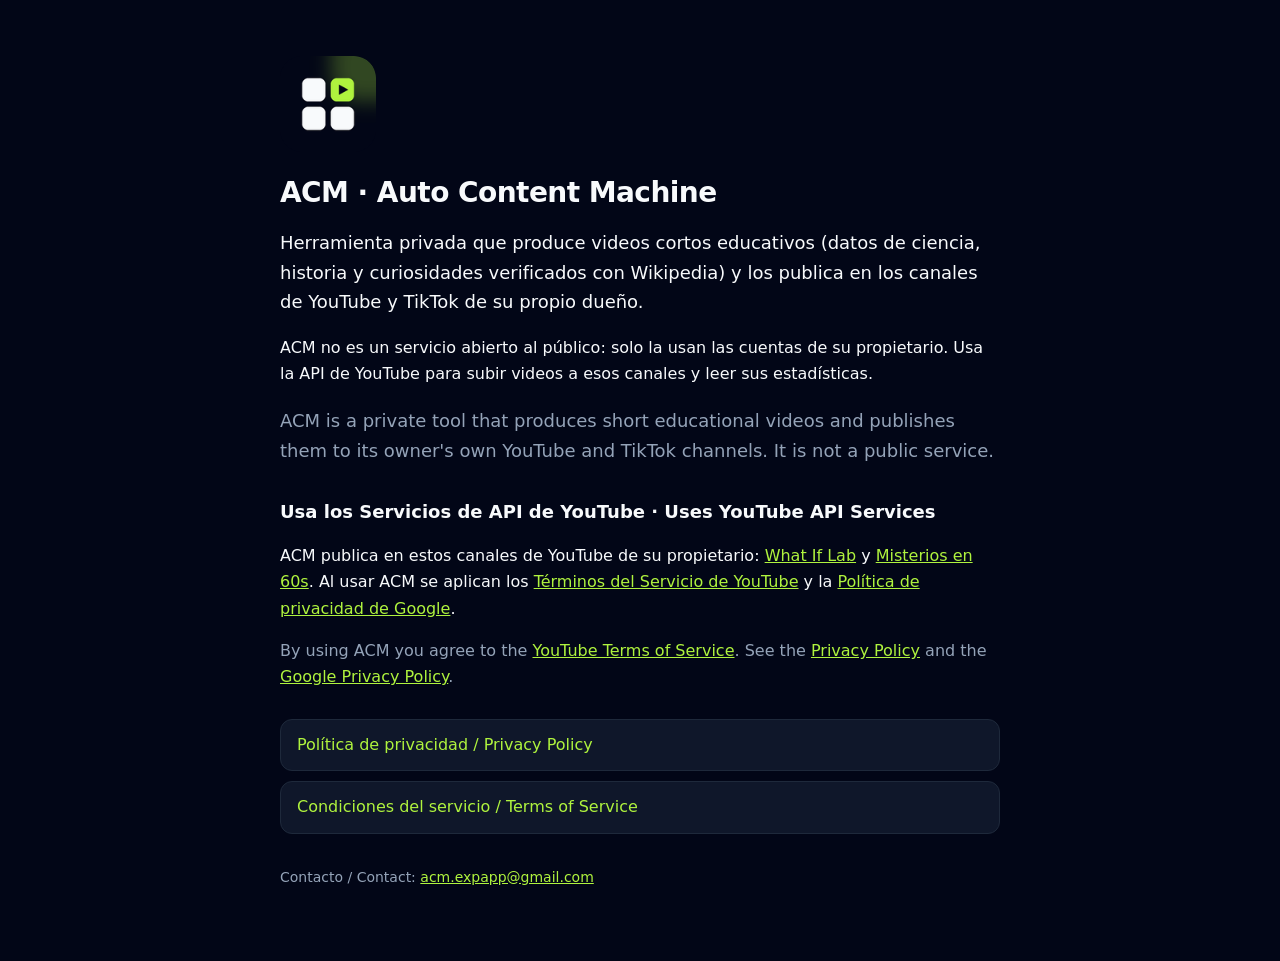
<file: index.html>
<!doctype html>
<html lang="es">
<head>
<meta charset="utf-8">
<meta name="viewport" content="width=device-width, initial-scale=1">
<title>ACM · Auto Content Machine</title>
<link rel="icon" href="logo.png">
<link rel="stylesheet" href="style.css">
</head>
<body>
<main>
  <img src="logo.png" alt="Logo de ACM" width="96" height="96">
  <h1>ACM · Auto Content Machine</h1>
  <p class="lead">Herramienta privada que produce videos cortos educativos (datos de ciencia, historia y curiosidades verificados con Wikipedia) y los publica en los canales de YouTube y TikTok de su propio dueño.</p>
  <p>ACM no es un servicio abierto al público: solo la usan las cuentas de su propietario. Usa la API de YouTube para subir videos a esos canales y leer sus estadísticas.</p>
  <p class="lead en">ACM is a private tool that produces short educational videos and publishes them to its owner's own YouTube and TikTok channels. It is not a public service.</p>
  <h2>Usa los Servicios de API de YouTube · Uses YouTube API Services</h2>
  <p>ACM publica en estos canales de YouTube de su propietario: <a href="https://www.youtube.com/channel/UCtok2T0S_0iPWyxmk1FUJOw">What If Lab</a> y <a href="https://www.youtube.com/channel/UCKcQLafknzvyQjieoH2FO2A">Misterios en 60s</a>. Al usar ACM se aplican los <a href="https://www.youtube.com/t/terms">Términos del Servicio de YouTube</a> y la <a href="https://policies.google.com/privacy">Política de privacidad de Google</a>.</p>
  <p class="en">By using ACM you agree to the <a href="https://www.youtube.com/t/terms">YouTube Terms of Service</a>. See the <a href="privacy.html">Privacy Policy</a> and the <a href="https://policies.google.com/privacy">Google Privacy Policy</a>.</p>
  <nav>
    <a href="privacy.html">Política de privacidad / Privacy Policy</a>
    <a href="terms.html">Condiciones del servicio / Terms of Service</a>
  </nav>
  <footer>Contacto / Contact: <a href="mailto:acm.expapp@gmail.com">acm.expapp@gmail.com</a></footer>
</main>
</body>
</html>
</file>
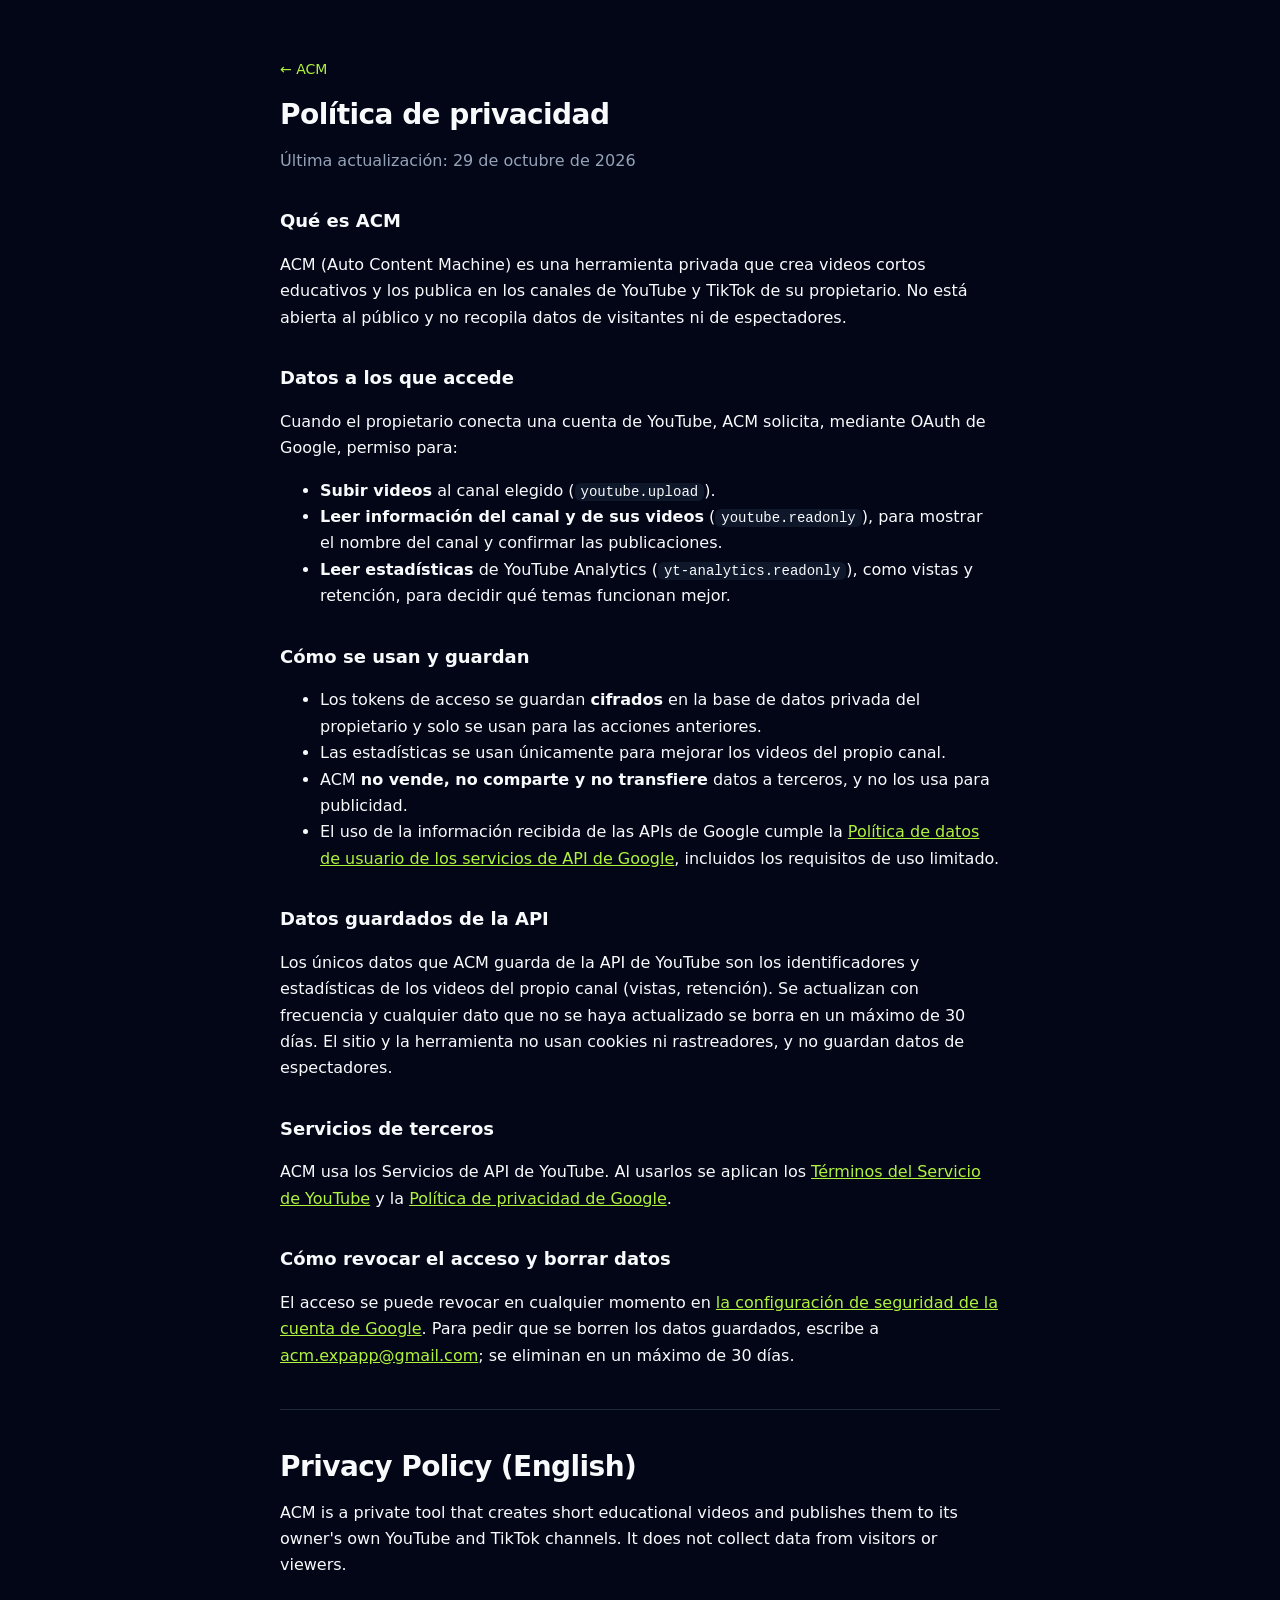
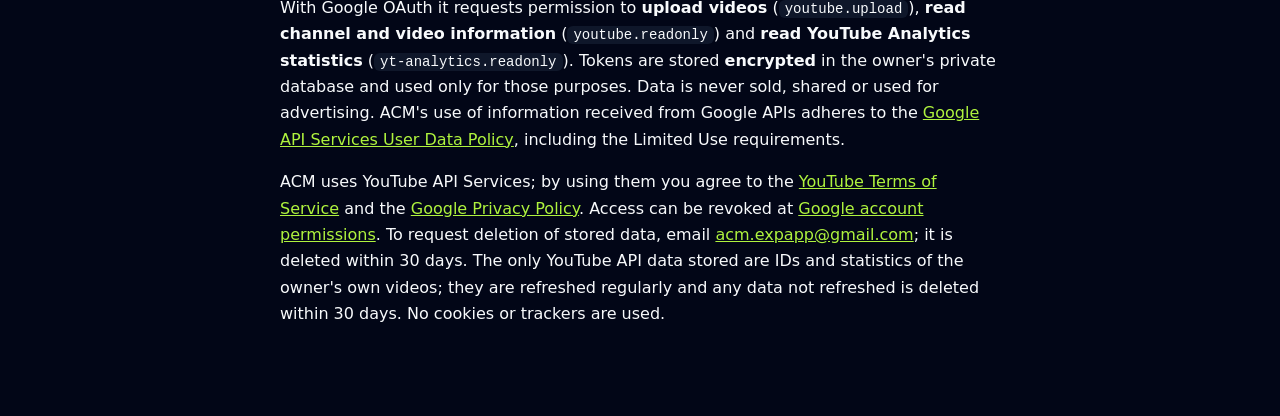
<file: privacy.html>
<!doctype html>
<html lang="es">
<head>
<meta charset="utf-8">
<meta name="viewport" content="width=device-width, initial-scale=1">
<title>Política de privacidad · ACM</title>
<link rel="icon" href="logo.png">
<link rel="stylesheet" href="style.css">
</head>
<body>
<main>
  <a href="index.html" class="back">← ACM</a>
  <h1>Política de privacidad</h1>
  <p class="muted">Última actualización: 29 de octubre de 2026</p>

  <h2>Qué es ACM</h2>
  <p>ACM (Auto Content Machine) es una herramienta privada que crea videos cortos educativos y los publica en los canales de YouTube y TikTok de su propietario. No está abierta al público y no recopila datos de visitantes ni de espectadores.</p>

  <h2>Datos a los que accede</h2>
  <p>Cuando el propietario conecta una cuenta de YouTube, ACM solicita, mediante OAuth de Google, permiso para:</p>
  <ul>
    <li><b>Subir videos</b> al canal elegido (<code>youtube.upload</code>).</li>
    <li><b>Leer información del canal y de sus videos</b> (<code>youtube.readonly</code>), para mostrar el nombre del canal y confirmar las publicaciones.</li>
    <li><b>Leer estadísticas</b> de YouTube Analytics (<code>yt-analytics.readonly</code>), como vistas y retención, para decidir qué temas funcionan mejor.</li>
  </ul>

  <h2>Cómo se usan y guardan</h2>
  <ul>
    <li>Los tokens de acceso se guardan <b>cifrados</b> en la base de datos privada del propietario y solo se usan para las acciones anteriores.</li>
    <li>Las estadísticas se usan únicamente para mejorar los videos del propio canal.</li>
    <li>ACM <b>no vende, no comparte y no transfiere</b> datos a terceros, y no los usa para publicidad.</li>
    <li>El uso de la información recibida de las APIs de Google cumple la <a href="https://developers.google.com/terms/api-services-user-data-policy">Política de datos de usuario de los servicios de API de Google</a>, incluidos los requisitos de uso limitado.</li>
  </ul>

  <h2>Datos guardados de la API</h2>
  <p>Los únicos datos que ACM guarda de la API de YouTube son los identificadores y estadísticas de los videos del propio canal (vistas, retención). Se actualizan con frecuencia y cualquier dato que no se haya actualizado se borra en un máximo de 30 días. El sitio y la herramienta no usan cookies ni rastreadores, y no guardan datos de espectadores.</p>

  <h2>Servicios de terceros</h2>
  <p>ACM usa los Servicios de API de YouTube. Al usarlos se aplican los <a href="https://www.youtube.com/t/terms">Términos del Servicio de YouTube</a> y la <a href="https://policies.google.com/privacy">Política de privacidad de Google</a>.</p>

  <h2>Cómo revocar el acceso y borrar datos</h2>
  <p>El acceso se puede revocar en cualquier momento en <a href="https://myaccount.google.com/permissions">la configuración de seguridad de la cuenta de Google</a>. Para pedir que se borren los datos guardados, escribe a <a href="mailto:acm.expapp@gmail.com">acm.expapp@gmail.com</a>; se eliminan en un máximo de 30 días.</p>

  <hr>
  <h1 class="en">Privacy Policy (English)</h1>
  <p>ACM is a private tool that creates short educational videos and publishes them to its owner's own YouTube and TikTok channels. It does not collect data from visitors or viewers.</p>
  <p>With Google OAuth it requests permission to <b>upload videos</b> (<code>youtube.upload</code>), <b>read channel and video information</b> (<code>youtube.readonly</code>) and <b>read YouTube Analytics statistics</b> (<code>yt-analytics.readonly</code>). Tokens are stored <b>encrypted</b> in the owner's private database and used only for those purposes. Data is never sold, shared or used for advertising. ACM's use of information received from Google APIs adheres to the <a href="https://developers.google.com/terms/api-services-user-data-policy">Google API Services User Data Policy</a>, including the Limited Use requirements.</p>
  <p>ACM uses YouTube API Services; by using them you agree to the <a href="https://www.youtube.com/t/terms">YouTube Terms of Service</a> and the <a href="https://policies.google.com/privacy">Google Privacy Policy</a>. Access can be revoked at <a href="https://myaccount.google.com/permissions">Google account permissions</a>. To request deletion of stored data, email <a href="mailto:acm.expapp@gmail.com">acm.expapp@gmail.com</a>; it is deleted within 30 days. The only YouTube API data stored are IDs and statistics of the owner's own videos; they are refreshed regularly and any data not refreshed is deleted within 30 days. No cookies or trackers are used.</p>
</main>
</body>
</html>
</file>
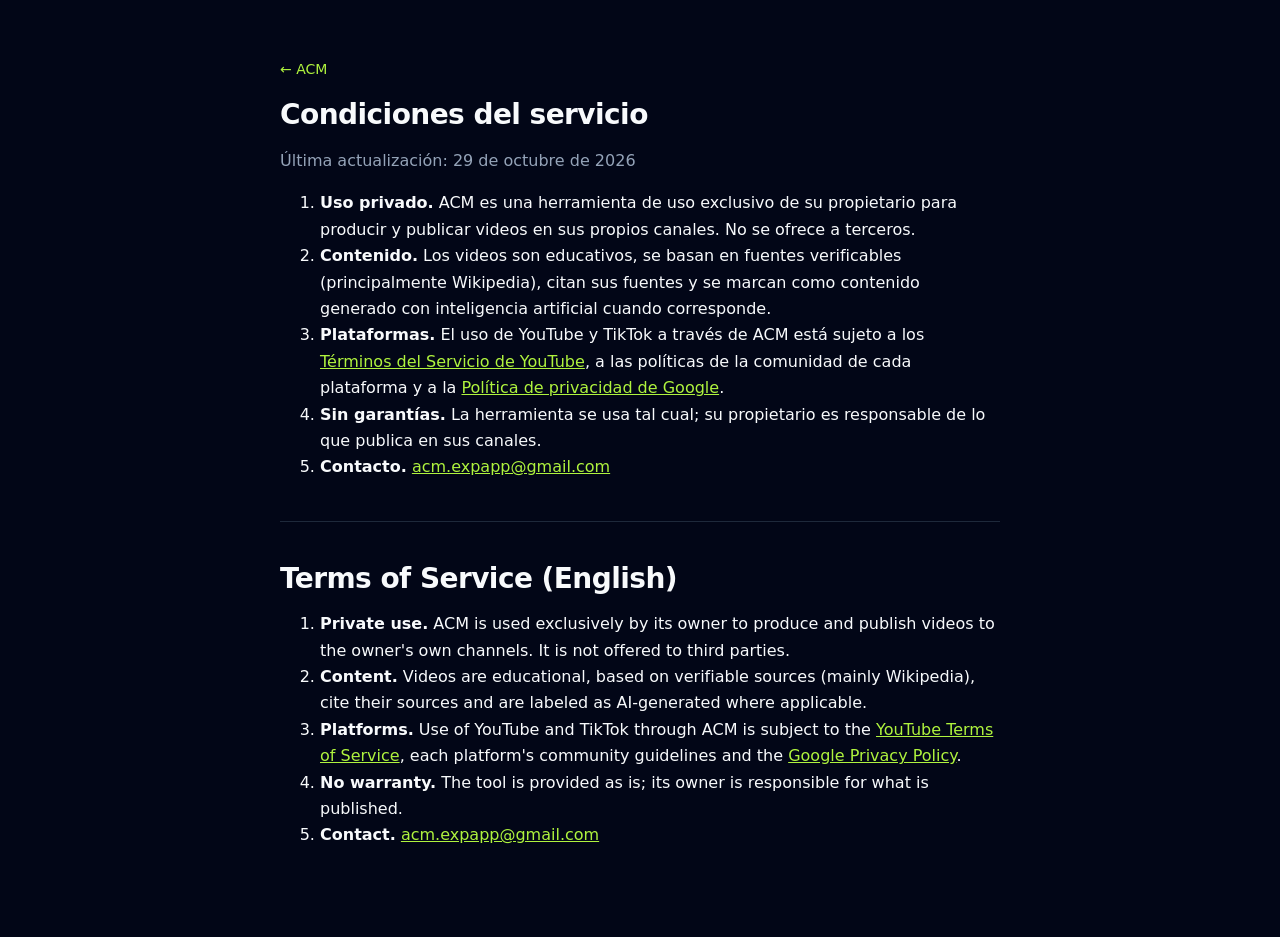
<file: terms.html>
<!doctype html>
<html lang="es">
<head>
<meta charset="utf-8">
<meta name="viewport" content="width=device-width, initial-scale=1">
<title>Condiciones del servicio · ACM</title>
<link rel="icon" href="logo.png">
<link rel="stylesheet" href="style.css">
</head>
<body>
<main>
  <a href="index.html" class="back">← ACM</a>
  <h1>Condiciones del servicio</h1>
  <p class="muted">Última actualización: 29 de octubre de 2026</p>
  <ol>
    <li><b>Uso privado.</b> ACM es una herramienta de uso exclusivo de su propietario para producir y publicar videos en sus propios canales. No se ofrece a terceros.</li>
    <li><b>Contenido.</b> Los videos son educativos, se basan en fuentes verificables (principalmente Wikipedia), citan sus fuentes y se marcan como contenido generado con inteligencia artificial cuando corresponde.</li>
    <li><b>Plataformas.</b> El uso de YouTube y TikTok a través de ACM está sujeto a los <a href="https://www.youtube.com/t/terms">Términos del Servicio de YouTube</a>, a las políticas de la comunidad de cada plataforma y a la <a href="https://policies.google.com/privacy">Política de privacidad de Google</a>.</li>
    <li><b>Sin garantías.</b> La herramienta se usa tal cual; su propietario es responsable de lo que publica en sus canales.</li>
    <li><b>Contacto.</b> <a href="mailto:acm.expapp@gmail.com">acm.expapp@gmail.com</a></li>
  </ol>
  <hr>
  <h1 class="en">Terms of Service (English)</h1>
  <ol>
    <li><b>Private use.</b> ACM is used exclusively by its owner to produce and publish videos to the owner's own channels. It is not offered to third parties.</li>
    <li><b>Content.</b> Videos are educational, based on verifiable sources (mainly Wikipedia), cite their sources and are labeled as AI-generated where applicable.</li>
    <li><b>Platforms.</b> Use of YouTube and TikTok through ACM is subject to the <a href="https://www.youtube.com/t/terms">YouTube Terms of Service</a>, each platform's community guidelines and the <a href="https://policies.google.com/privacy">Google Privacy Policy</a>.</li>
    <li><b>No warranty.</b> The tool is provided as is; its owner is responsible for what is published.</li>
    <li><b>Contact.</b> <a href="mailto:acm.expapp@gmail.com">acm.expapp@gmail.com</a></li>
  </ol>
</main>
</body>
</html>
</file>
<file: style.css>
:root { --bg: #020617; --surface: #0f172a; --text: #f8fafc; --muted: #94a3b8; --accent: #aff33e; --line: #1e293b; }
* { box-sizing: border-box; }
body { margin: 0; background: var(--bg); color: var(--text); font: 16px/1.65 "Segoe UI", system-ui, -apple-system, sans-serif; }
main { max-width: 760px; margin: 0 auto; padding: 56px 20px 72px; }
h1 { font-size: 28px; line-height: 1.2; margin: 16px 0 8px; letter-spacing: -.02em; }
h2 { font-size: 18px; margin: 32px 0 8px; }
a { color: var(--accent); }
.lead { font-size: 18px; }
.muted, .en { color: var(--muted); }
h1.en { color: var(--text); margin-top: 40px; }
.back { text-decoration: none; font-size: 14px; }
nav { display: flex; flex-direction: column; gap: 10px; margin: 28px 0; }
nav a { padding: 12px 16px; border: 1px solid var(--line); border-radius: 12px; background: var(--surface); text-decoration: none; }
code { background: var(--surface); padding: 1px 6px; border-radius: 6px; font-size: 14px; }
hr { border: 0; border-top: 1px solid var(--line); margin: 40px 0; }
footer { margin-top: 32px; color: var(--muted); font-size: 14px; }
img { border-radius: 22px; }
</file>
